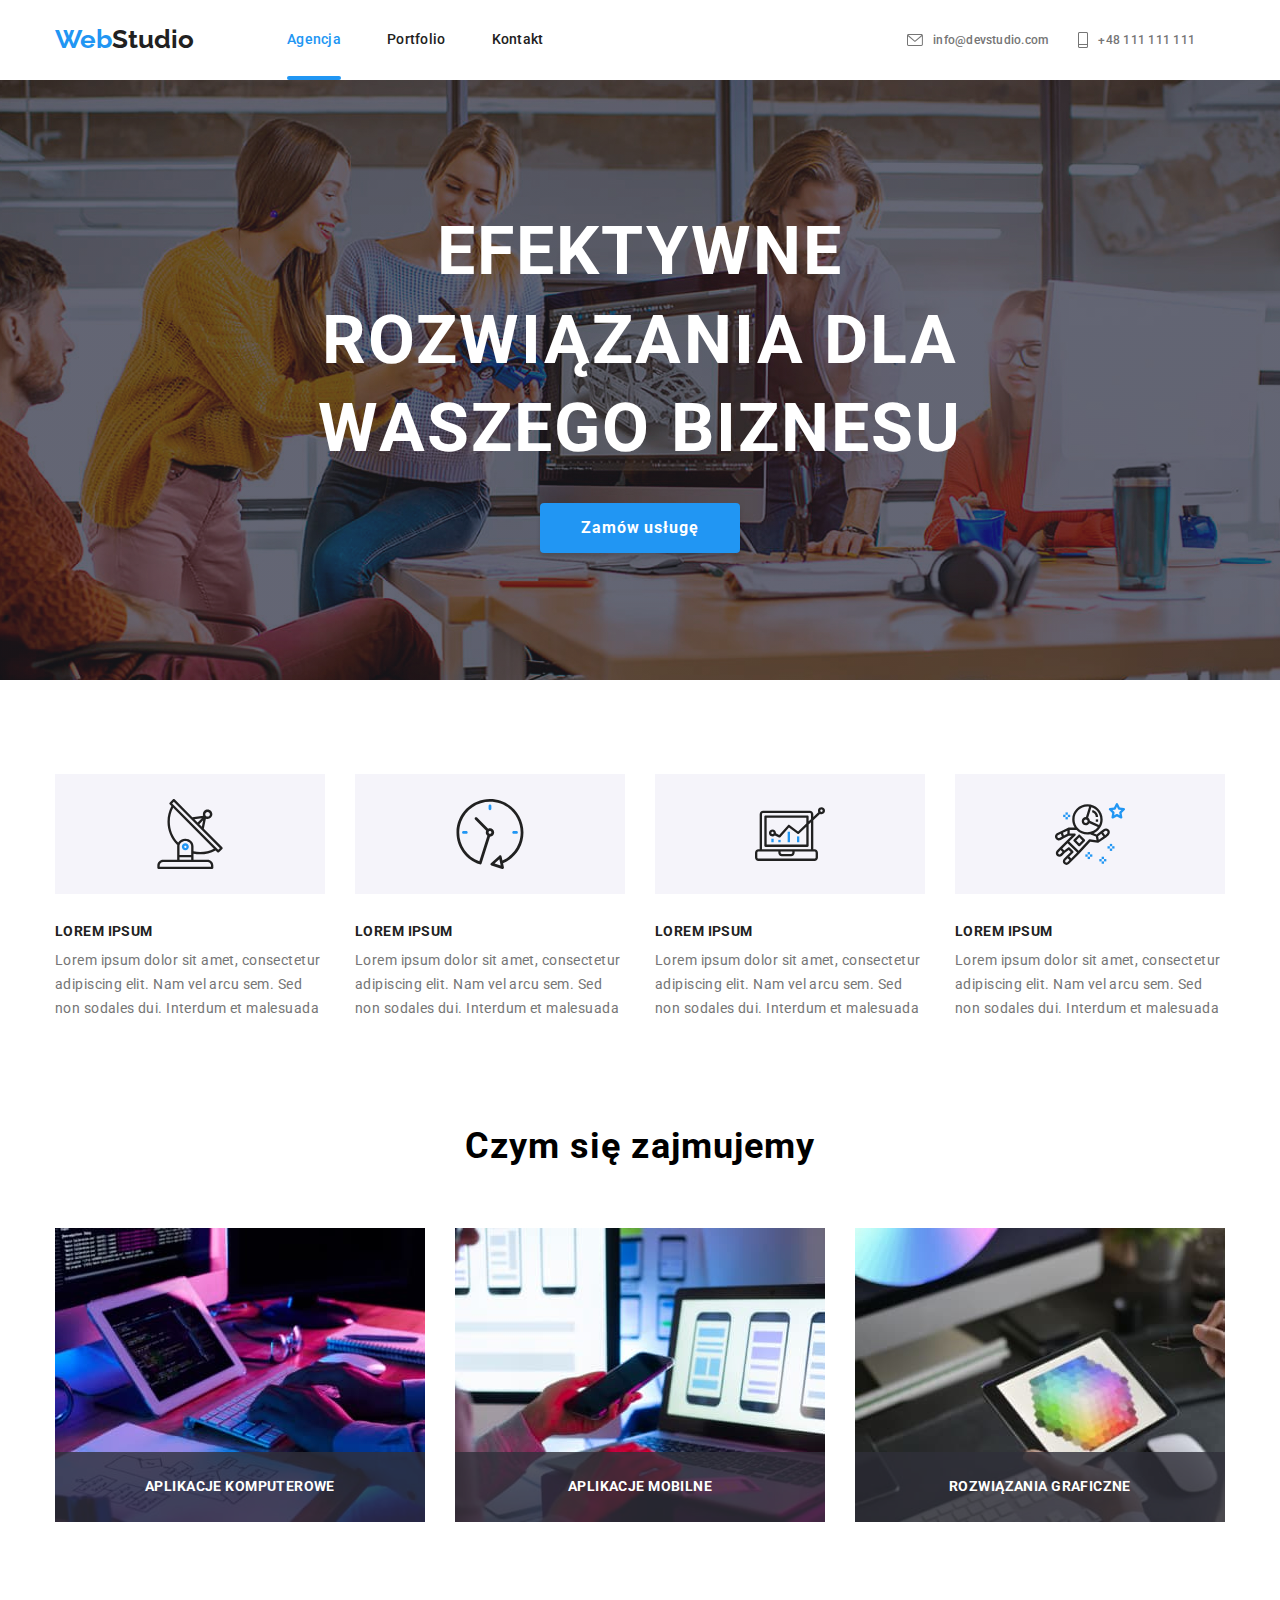
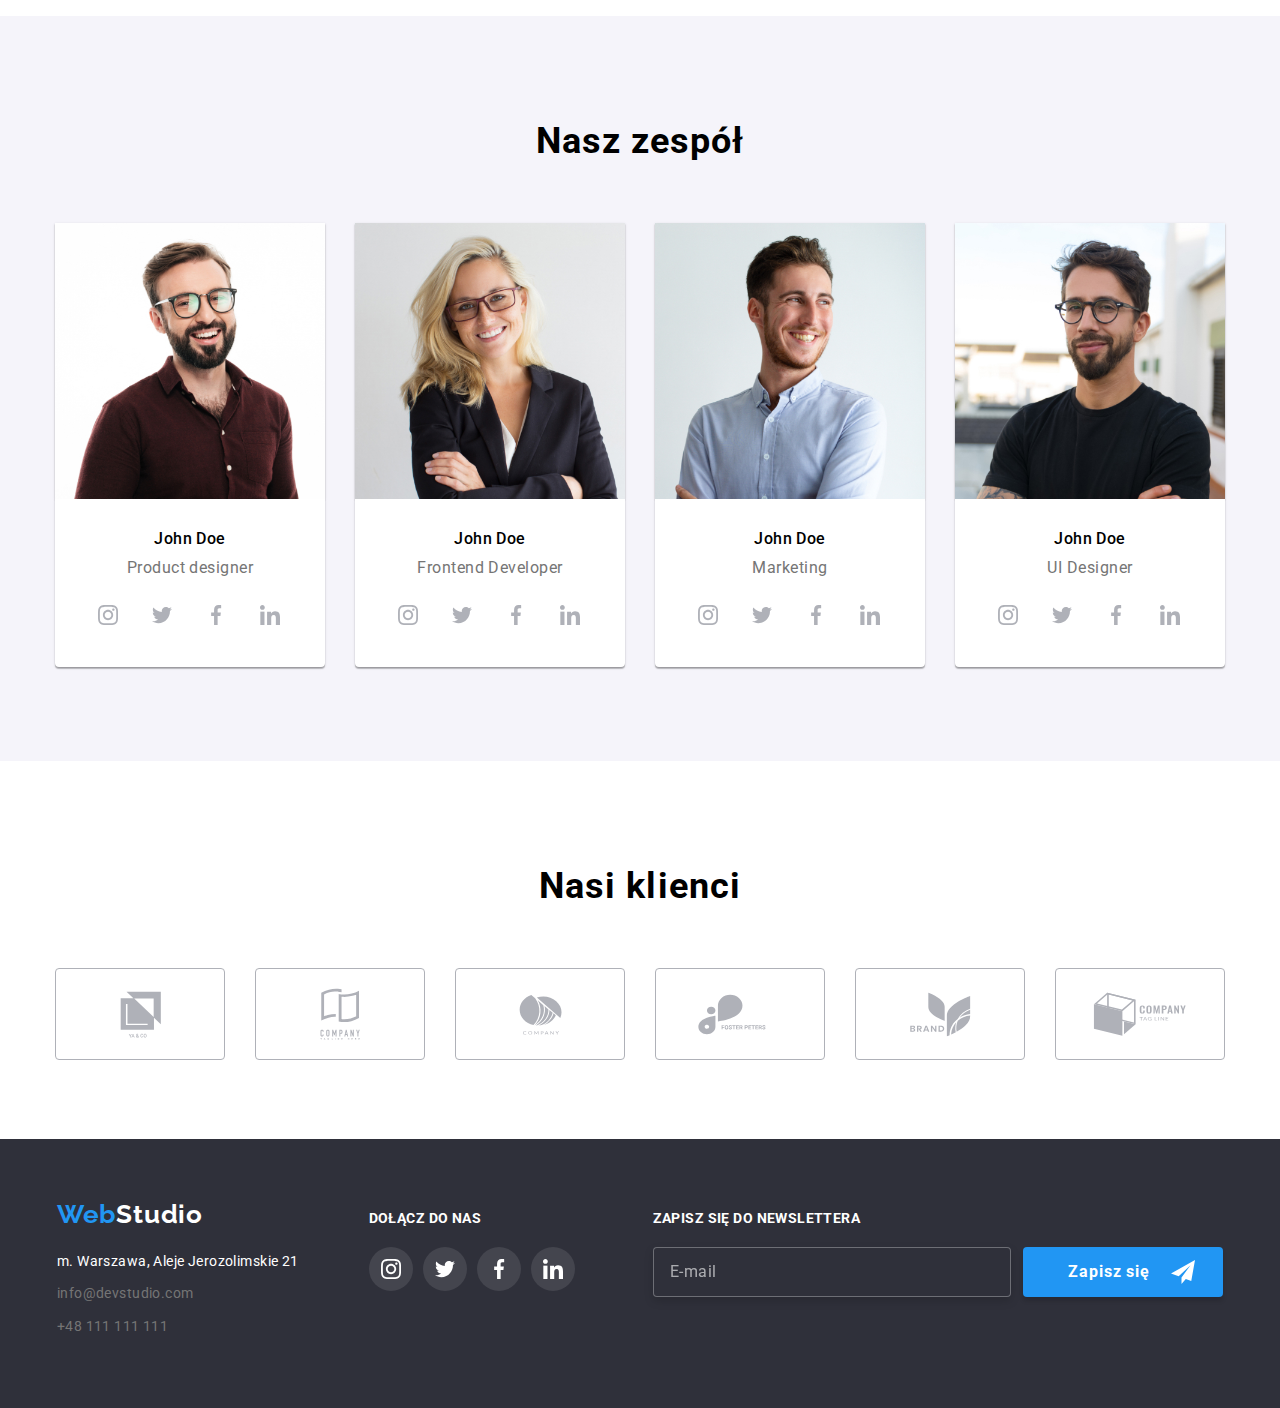
<file: index.html>
<!DOCTYPE html>
<html lang="pl">
  <head>
    <meta charset="UTF-8" />
    <meta http-equiv="X-UA-Compatible" content="IE=edge" />
    <meta name="viewport" content="width=device-width, initial-scale=1.0" />
    <title>WebStudio - efektywne rozwiązania dla Waszego biznesu</title>
    <link
      rel="stylesheet"
      href="https://cdnjs.cloudflare.com/ajax/libs/modern-normalize/1.0.0/modern-normalize.min.css"
    />
    <link rel="stylesheet" href="./css/main.min.css" />
    <link rel="preconnect" href="https://fonts.googleapis.com" />
    <link rel="preconnect" href="https://fonts.gstatic.com" crossorigin />
    <link
      href="https://fonts.googleapis.com/css2?family=Roboto:wght@400;500;700;900&display=swap"
      rel="stylesheet"
    />
    <link rel="preconnect" href="https://fonts.googleapis.com" />
    <link rel="preconnect" href="https://fonts.gstatic.com" crossorigin />
    <link
      href="https://fonts.googleapis.com/css2?family=Raleway:wght@700&display=swap"
      rel="stylesheet"
    />
  </head>

  <body>
    <header class="header">
      <div class="container">
        <p class="main-logo">
          <a class="link main-logo__up-color" href="./index.html"
            ><span class="main-logo__main-color">Web</span>Studio</a
          >
        </p>
        <button class="menu-toggle js-open-menu" aria-expanded="false" aria-controls="mobile-menu">
          <svg class="menu-toggle__icon">
            <use href="images/icons.svg#icon-mobile-menu"></use>
          </svg>
        </button>
        <nav class="navigation">
          <ul class="navigation__list">
            <li class="navigation__item">
              <a class="link link--active active-page" href="./index.html">Agencja</a>
            </li>
            <li class="navigation__item">
              <a class="link" href="./portfolio.html">Portfolio</a>
            </li>
            <li class="navigation__item">
              <a class="link" href="./kontakt.html">Kontakt</a>
            </li>
          </ul>
        </nav>
        <ul class="contact">
          <li class="contact__item">
            <a class="link contact__top" href="mailto:info@devstudio.com">
              <svg class="contact__icon contact__icon--envelope">
                <use href="images/icons.svg#icon-envelope"></use>
              </svg>
              info@devstudio.com
            </a>
          </li>
          <li class="contact__item">
            <a class="link contact__top" href="tel:48111111111">
              <svg class="contact__icon contact__icon--phone">
                <use href="images/icons.svg#icon-phone"></use>
              </svg>
              +48 111 111 111
            </a>
          </li>
        </ul>
      </div>
    </header>
    <main>
      <section class="section section--without-padding hero">
        <div class="container">
          <h1 class="hero__header">
            EFEKTYWNE ROZWIĄZANIA DLA WASZEGO BIZNESU
          </h1>
          <button class="button" type="button" data-modal-open>
            Zamów usługę
          </button>
        </div>
      </section>
      <section class="section loremipsum">
        <div class="container">
          <ul class="loremipsum__list">
            <li class="loremipsum__item">
              <div class="loremipsum__icon-item">
                <svg class="loremipsum__icon">
                  <use href="images/icons.svg#icon-antenna"></use>
                </svg>
              </div>
              <h2 class="loremipsum__header">LOREM IPSUM</h2>
              <p class="loremipsum__description">
                Lorem ipsum dolor sit amet, consectetur adipiscing elit. Nam vel
                arcu sem. Sed non sodales dui. Interdum et malesuada
              </p>
            </li>
            <li class="loremipsum__item">
              <div class="loremipsum__icon-item">
                <svg class="loremipsum__icon">
                  <use href="images/icons.svg#icon-clock"></use>
                </svg>
              </div>
              <h2 class="loremipsum__header">LOREM IPSUM</h2>
              <p class="loremipsum__description">
                Lorem ipsum dolor sit amet, consectetur adipiscing elit. Nam vel
                arcu sem. Sed non sodales dui. Interdum et malesuada
              </p>
            </li>
            <li class="loremipsum__item">
              <div class="loremipsum__icon-item">
                <svg class="loremipsum__icon">
                  <use href="images/icons.svg#icon-diagram"></use>
                </svg>
              </div>
              <h2 class="loremipsum__header">LOREM IPSUM</h2>
              <p class="loremipsum__description">
                Lorem ipsum dolor sit amet, consectetur adipiscing elit. Nam vel
                arcu sem. Sed non sodales dui. Interdum et malesuada
              </p>
            </li>
            <li class="loremipsum__item">
              <div class="loremipsum__icon-item">
                <svg class="loremipsum__icon">
                  <use href="images/icons.svg#icon-astronaut"></use>
                </svg>
              </div>
              <h2 class="loremipsum__header">LOREM IPSUM</h2>
              <p class="loremipsum__description">
                Lorem ipsum dolor sit amet, consectetur adipiscing elit. Nam vel
                arcu sem. Sed non sodales dui. Interdum et malesuada
              </p>
            </li>
          </ul>
        </div>
      </section>
      <section class="section section--without-padding services">
        <h2 class="section__header">Czym się zajmujemy</h2>
        <div class="container">
          <ul class="services__list">
            <li class="services__item">
              <img class="services services--img01"
                src="./images/img01.jpg"
                alt="Zdjęcie komputera, tabletu i klawiatury"
                width="370"
                height="294"
              />
              <div class="services__banner">APLIKACJE KOMPUTEROWE</div>
            </li>
            <li class="services__item">
              <img class="services services--img02"
                src="./images/img02.jpg"
                alt="Zdjęcie telefonu trzymanego w dłoni na tle laptopa"
                width="370"
                height="294"
              />
              <div class="services__banner">APLIKACJE MOBILNE</div>
            </li>
            <li class="services__item">
              <img class="services services--img03"
                src="./images/img03.jpg"
                alt="Zdjęcie tabletu z wyświetloną paletą kolorów"
                width="370"
                height="294"
              />
              <div class="services__banner">ROZWIĄZANIA GRAFICZNE</div>
            </li>
          </ul>
        </div>
      </section>
      <section class="section section--without-margin team">
        <div class="container">
          <h2 class="section__header">Nasz zespół</h2>
          <ul class="team__list">
            <li class="team__item">
              <picture>
                <source srcset="./images/img-team-01/img-team-01.jpg 1x, ./images/img-team-01/img-team-01.jpg 2x"
                  media="(min-width: 480px)">
                <source srcset="./images/img-team-01/img-team-01x2.jpg 1x, ./images/img-team-01/img-team-01x2.jpg 2x"
                  media="(min-width: 768px)">
                <img
                  class="team__member-photo"
                  src="./images/img-team-01/img-team-01basic.jpg"
                  alt="John Doe"/>
              </picture>
              <div class="team__description-field">
                <h3 class="team__member-name">John Doe</h3>
                <p class="team__member-job">Product designer</p>
                <ul class="social-list">
                  <li>
                    <a class="social-list__link" href="#">
                      <svg class="social-list__icon">
                        <use href="images/icons.svg#icon-instagram"></use>
                      </svg>
                    </a>
                  </li>
                  <li>
                    <a class="social-list__link" href="#">
                      <svg class="social-list__icon">
                        <use href="images/icons.svg#icon-twitter"></use>
                      </svg>
                    </a>
                  </li>
                  <li>
                    <a class="social-list__link" href="#">
                      <svg class="social-list__icon">
                        <use href="images/icons.svg#icon-facebook"></use>
                      </svg>
                    </a>
                  </li>
                  <li>
                    <a class="social-list__link" href="#">
                      <svg class="social-list__icon">
                        <use href="images/icons.svg#icon-linkedin"></use>
                      </svg>
                    </a>
                  </li>
                </ul>
              </div>
            </li>
            <li class="team__item">
             <picture>
                <source srcset="./images/img-team-02/img-team-02.jpg 1x, ./images/img-team-02/img-team-02.jpg 2x"
                  media="(min-width: 480px)">
                <source srcset="./images/img-team-02/img-team-02x2.jpg 1x, ./images/img-team-02/img-team-02x2.jpg 2x"
                  media="(min-width: 768px)">
              <img
                class="team__member-photo"
                src="./images/img-team-02/img-team-02basic.jpg"
                alt="John Doe"
              />
              </picture>
              <div class="team__description-field">
                <h3 class="team__member-name">John Doe</h3>
                <p class="team__member-job">Frontend Developer</p>
                <ul class="social-list">
                  <li>
                    <a class="social-list__link" href="#">
                      <svg class="social-list__icon">
                        <use href="images/icons.svg#icon-instagram"></use>
                      </svg>
                    </a>
                  </li>
                  <li>
                    <a class="social-list__link" href="#">
                      <svg class="social-list__icon">
                        <use href="images/icons.svg#icon-twitter"></use>
                      </svg>
                    </a>
                  </li>
                  <li>
                    <a class="social-list__link" href="#">
                      <svg class="social-list__icon">
                        <use href="images/icons.svg#icon-facebook"></use>
                      </svg>
                    </a>
                  </li>
                  <li>
                    <a class="social-list__link" href="#">
                      <svg class="social-list__icon">
                        <use href="images/icons.svg#icon-linkedin"></use>
                      </svg>
                    </a>
                  </li>
                </ul>
              </div>
            </li>
            <li class="team__item">
              <picture>
                <source srcset="./images/img-team-03/img-team-03.jpg 1x, ./images/img-team-03/img-team-03.jpg 2x"
                  media="(min-width: 480px)">
                <source srcset="./images/img-team-03/img-team-03x2.jpg 1x, ./images/img-team-03/img-team-03x2.jpg 2x"
                  media="(min-width: 768px)">
              <img
                class="team__member-photo"
                src="./images/img-team-03/img-team-03basic.jpg"
                alt="John Doe"
              />
              </picture>
              <div class="team__description-field">
                <h3 class="team__member-name">John Doe</h3>
                <p class="team__member-job">Marketing</p>
                <ul class="social-list">
                  <li>
                    <a class="social-list__link" href="#">
                      <svg class="social-list__icon">
                        <use href="images/icons.svg#icon-instagram"></use>
                      </svg>
                    </a>
                  </li>
                  <li>
                    <a class="social-list__link" href="#">
                      <svg class="social-list__icon">
                        <use href="images/icons.svg#icon-twitter"></use>
                      </svg>
                    </a>
                  </li>
                  <li>
                    <a class="social-list__link" href="#">
                      <svg class="social-list__icon">
                        <use href="images/icons.svg#icon-facebook"></use>
                      </svg>
                    </a>
                  </li>
                  <li>
                    <a class="social-list__link" href="#">
                      <svg class="social-list__icon">
                        <use href="images/icons.svg#icon-linkedin"></use>
                      </svg>
                    </a>
                  </li>
                </ul>
              </div>
            </li>
            <li class="team__item">
              <picture>
                <source srcset="./images/img-team-04/img-team-04.jpg 1x, ./images/img-team-04/img-team-04.jpg 2x"
                  media="(min-width: 480px)">
                <source srcset="./images/img-team-04/img-team-04x2.jpg 1x, ./images/img-team-04/img-team-04x2.jpg 2x"
                  media="(min-width: 768px)">
                <img class="team__member-photo" src="./images/img-team-04/img-team-04basic.jpg" alt="John Doe" />
              </picture>
              <div class="team__description-field">
                <h3 class="team__member-name">John Doe</h3>
                <p class="team__member-job">UI Designer</p>
                <ul class="social-list">
                  <li>
                    <a class="social-list__link" href="#">
                      <svg class="social-list__icon">
                        <use href="images/icons.svg#icon-instagram"></use>
                      </svg>
                    </a>
                  </li>
                  <li>
                    <a class="social-list__link" href="#">
                      <svg class="social-list__icon">
                        <use href="images/icons.svg#icon-twitter"></use>
                      </svg>
                    </a>
                  </li>
                  <li>
                    <a class="social-list__link" href="#">
                      <svg class="social-list__icon">
                        <use href="images/icons.svg#icon-facebook"></use>
                      </svg>
                    </a>
                  </li>
                  <li>
                    <a class="social-list__link" href="#">
                      <svg class="social-list__icon">
                        <use href="images/icons.svg#icon-linkedin"></use>
                      </svg>
                    </a>
                  </li>
                </ul>
        </div>
      </section>
      <section class="section customers">
        <h2 class="section__header">Nasi klienci</h2>
        <div class="container">
          <ul class="customers__list">
            <li class="customers__item link">
              <a class="customers__link" href="#">
                <svg class="customers__icon--1">
                  <use href="images/icons.svg#icon-customer1"></use>
                </svg>
              </a>
            </li>
            <li class="customers__item link">
              <a class="customers__link" href="#">
                <svg class="customers__icon--2">
                  <use href="images/icons.svg#icon-customer2"></use>
                </svg>
              </a>
            </li>

            <li class="customers__item link">
              <a class="customers__link" href="#">
                <svg class="customers__icon--3">
                  <use href="images/icons.svg#icon-customer3"></use>
                </svg>
              </a>
            </li>

            <li class="customers__item link">
              <a class="customers__link" href="#">
                <svg class="customers__icon--4">
                  <use href="images/icons.svg#icon-customer4"></use>
                </svg>
              </a>
            </li>

            <li class="customers__item link">
              <a class="customers__link" href="#">
                <svg class="customers__icon--5">
                  <use href="images/icons.svg#icon-customer5"></use>
                </svg>
              </a>
            </li>

            <li class="customers__item link">
              <a class="customers__link" href="#">
                <svg class="customers__icon--6">
                  <use href="images/icons.svg#icon-customer6"></use>
                </svg>
              </a>
            </li>
          </ul>
        </div>
      </section>
    </main>
    <footer class="footer">
      <div class="container">
        <address class="address address--style">
          <ul class="footer__list">
            <li>
              <p class="main-logo__in-footer">
                <a class="link main-logo__down-color" href="./index.html">
                  <span class="main-logo__main-color">Web</span>Studio</a>
              </p>
            </li>
            <li class="address address--color">m. Warszawa, Aleje Jerozolimskie 21</li>
            <li>
              <a class="link footer__contact" href="mailto:info@devstudio.com">info@devstudio.com</a>
            </li>
            <li>
              <a class="link footer__contact" href="tel:48111111111">+48 111 111 111</a>
            </li>
          </ul>
        </address>
        <div class="social-list social-list--in-footer">
          <h2 class="social-list__footer-header">DOŁĄCZ DO NAS</h2>
          <ul class="social-list__footer-list">
            <li class="social-list__footer-item link">
              <a class="social-list__footer-link" href="#">
                <svg class="social-list__icon">
                  <use href="images/icons.svg#icon-instagram"></use>
                </svg>
              </a>
            </li>
            <li class="social-list__footer-item link">
              <a class="social-list__footer-link" href="#">
                <svg class="social-list__icon">
                  <use href="images/icons.svg#icon-twitter"></use>
                </svg>
              </a>
            </li>
            <li class="social-list__footer-item link">
              <a class="social-list__footer-link" href="#">
                <svg class="social-list__icon">
                  <use href="images/icons.svg#icon-facebook"></use>
                </svg>
              </a>
            </li>
            <li class="social-list__footer-item link">
              <a class="social-list__footer-link" href="#">
                <svg class="social-list__icon">
                  <use href="images/icons.svg#icon-linkedin"></use>
                </svg>
              </a>
            </li>
          </ul>
        </div>
        <div class="newsletter-form">
          <h2 class="newsletter-form__header">ZAPISZ SIĘ DO NEWSLETTERA</h2>
          <form name="newsletter-form">
            <label class="newsletter-form__label">
              <input type="email" name="email" class="newsletter-form__email" placeholder="E-mail" />
            </label>
            <button type="submit" class="button button--newsletter">Zapisz się
              <svg class="newsletter-form__icon">
                <use href="images/icons.svg#icon-icon-send"></use>
              </svg>
            </button>
          </form>
        </div>
      </div>
    </footer>
    <div class="backdrop is-hidden" data-modal>
      <div class="modal-window">
        <form name="contact-form">
          <h3 class="modal-window__header">Zostaw swoje dane w formularzu poniżej</h3>
          <label class="modal-window__form">
            <p class="modal-window__item">Imię</p>
            <input class="modal-window__item-box" type="text" name="name" />
            <svg class="modal-window__icon">
              <use href="images/icons.svg#icon-mw-person"></use>
            </svg>
          </label>
          <label class="modal-window__form">
            <p class="modal-window__item">Telefon</p>
            <input class="modal-window__item-box" type="tel" name="phone-number" />
            <svg class="modal-window__icon">
              <use href="images/icons.svg#icon-mw-phone"></use>
            </svg>
          </label>
          <label class="modal-window__form">
            <p class="modal-window__item">Email</p>
            <input class="modal-window__item-box" type="email" name="email" />
            <svg class="modal-window__icon">
              <use href="images/icons.svg#icon-mw-email"></use>
            </svg>
          </label>
          <label class="modal-window__form">
            <p class="modal-window__item">Komentarz</p>
            <textarea
              name="feedback"
              rows="5"
              placeholder="Wprowadź tekst"
              class="modal-window__item-feedback"
            ></textarea>
          </label>
          <label class="modal-window__form">
            <input
              class="last-label-checkbox visually-hidden"
              type="checkbox"
              name="terms=acceptance"
            />
            <p class="before-checkbox modal-window__checkbox space-right">
              Oświadczam, iż akceptuję
              <a href="#" class="link link--active"> Regulamin</a> i
              <a href="#" class="link link--active">Politykę Prywatności.</a>
            </p>
          </label>
          <div class="modal-window__button">
            <button type="submit" class="button button--modal-window">Wyślij</button>
          </div>
        </form>
        <button type="button" class="close-btn" data-modal-close>
          <svg class="close-btn__icon">
            <use href="images/icons.svg#icon-close-black"></use>
          </svg>
        </button>
      </div>
    </div>
    <script src="./js/modal.js"></script>


    <div class="menu-container js-menu-container" id="mobile-menu">
      <button class="menu-toggle js-close-menu">
        <svg class="close-btn__mobile-icon">
          <use href="images/icons.svg#icon-close-black"></use>
        </svg>
      </button>
      <ul class="mobile-navigation">
            <li class="mobile-navigation__item">
              <a class="link link--active active-page" href="./index.html">Agencja</a>
            </li>
            <li class="mobile-navigation__item">
              <a class="link" href="./portfolio.html">Portfolio</a>
            </li>
            <li class="mobile-navigation__item">
              <a class="link" href="./kontakt.html">Kontakt</a>
            </li>
      </ul>
      <ul>
            <li class="mobile-navigation__phone">
              <a class="link link--webstudio-color" href="tel:48111111111">
                +48 111 111 111
              </a>
            </li>
            <li class="mobile-navigation__email">
              <a class="link link--contact-color" href="mailto:info@devstudio.com">
                info@devstudio.com
              </a>
            </li>
      </ul>
      <div>
        <ul class="social-list__mobile-social-media-list">
          <li class="social-list__mobile-social-media-item social-list__mobile-social-media-border">
            <a class="link link--webstudio-color" href="#">
              Instagram
            </a>
          </li>
          <li class="social-list__mobile-social-media-item social-list__mobile-social-media-border">
            <a class="link link--webstudio-color" href="#">
              Twitter
            </a>
          </li>
          <li class="social-list__mobile-social-media-item social-list__mobile-social-media-border">
            <a class="link link--webstudio-color" href="#">
              Facebook
            </a>
          </li>
          <li class="social-list__mobile-social-media-item">
            <a class="link link--webstudio-color" href="#">
              LinkedIn
            </a>
          </li>
        </ul>
      </div>
    </div>
    <script defer src="./js/mobile-menu.js"></script>
  </body>
</html>
</file>
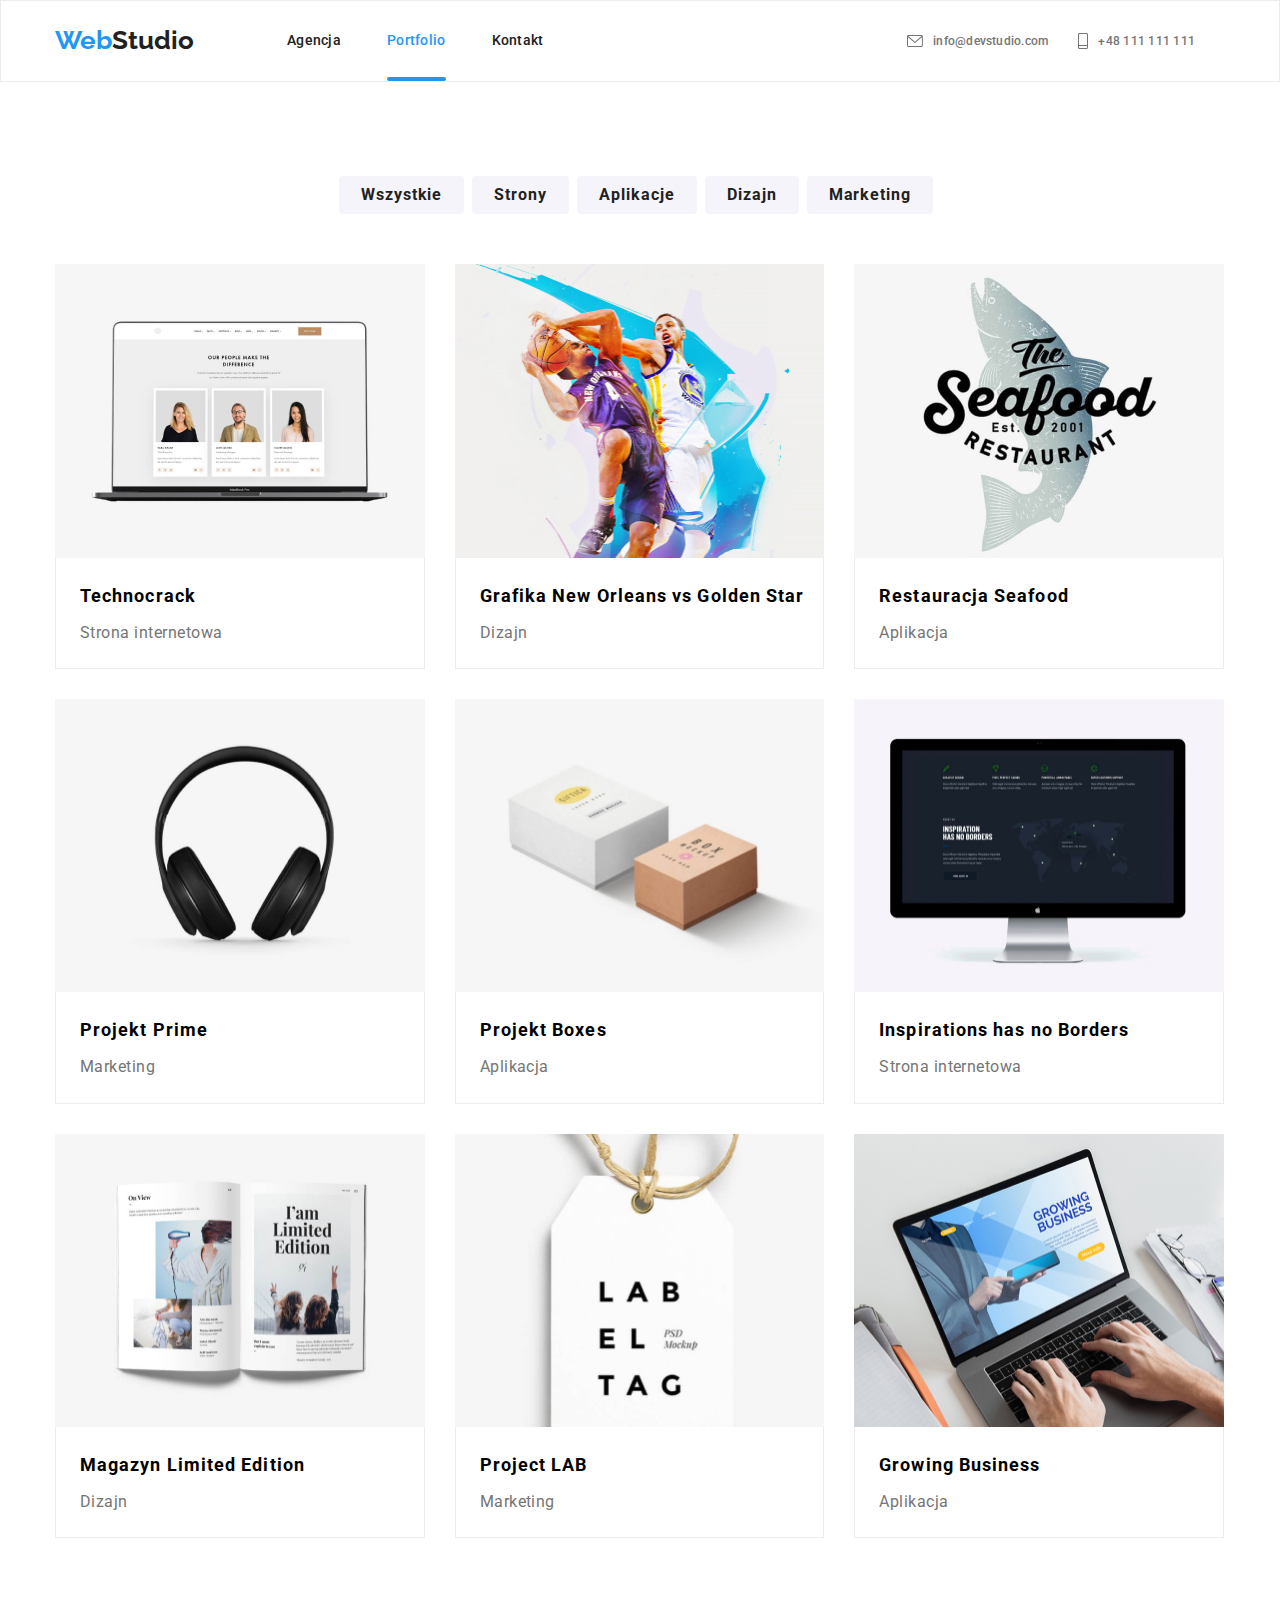
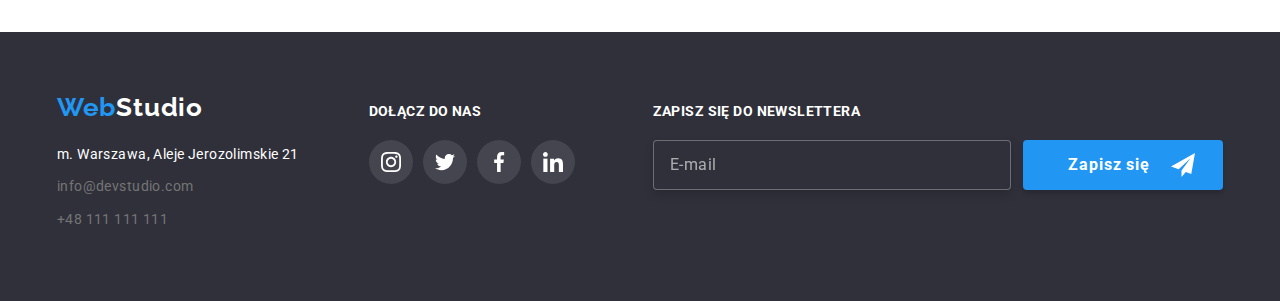
<file: portfolio.html>
<!DOCTYPE html>
<html lang="pl">
  <head>
    <meta charset="UTF-8" />
    <meta http-equiv="X-UA-Compatible" content="IE=edge" />
    <meta name="viewport" content="width=device-width, initial-scale=1.0" />
    <title>WebStudio - efektywne rozwiązania dla Waszego biznesu</title>
    <link
      rel="stylesheet"
      href="https://cdnjs.cloudflare.com/ajax/libs/modern-normalize/1.0.0/modern-normalize.min.css"
    />
    <link rel="stylesheet" href="./css/main.min.css" />
    <link rel="preconnect" href="https://fonts.googleapis.com" />
    <link rel="preconnect" href="https://fonts.gstatic.com" crossorigin />
    <link
      href="https://fonts.googleapis.com/css2?family=Roboto:wght@400;500;700;900&display=swap"
      rel="stylesheet"
    />
    <link rel="preconnect" href="https://fonts.googleapis.com">
    <link rel="preconnect" href="https://fonts.gstatic.com" crossorigin>
    <link href="https://fonts.googleapis.com/css2?family=Raleway:wght@700&display=swap" rel="stylesheet">
  </head>

  <body>
    <header class="header header-border">
      <div class="container">
        <p class="main-logo"><a class="link main-logo__up-color" href="./index.html"><span class="main-logo__main-color">Web</span>Studio</a></p>
        <button class="menu-toggle js-open-menu" aria-expanded="false" aria-controls="mobile-menu">
          <svg class="menu-toggle__icon">
            <use href="images/icons.svg#icon-mobile-menu"></use>
          </svg>
        </button>
        <nav class="navigation">
          <ul class="navigation__list">
            <li class="navigation__item">
              <a class="link" href="./index.html">Agencja</a></li>
            <li class="navigation__item">
              <a class="link link--active active-page" href="./portfolio.html">Portfolio</a></li>
            <li class="navigation__item">
              <a class="link" href="./kontakt.html">Kontakt</a></li>
          </ul>
        </nav>
        <ul class="contact">
          <li class="contact__item">
            <a class="link contact__top" href="mailto:info@devstudio.com">
              <svg class="contact__icon contact__icon--envelope">
                <use href="images/icons.svg#icon-envelope"></use>
              </svg>
              info@devstudio.com
            </a>
          </li>
          <li class="contact__item">
            <a class="link contact__top" href="tel:48111111111">
              <svg class="contact__icon contact__icon--phone">
                <use href="images/icons.svg#icon-phone"></use>
              </svg>
              +48 111 111 111
            </a>
          </li>
        </ul>
      </div>
    </header>
    <main>
      <section class="section section">
        <div class="container">
          <div class="button__portfolio">
          <ul class="button__portfolio-list">
        <li><button type="button" class="pointer button button--filters">Wszystkie</button></li>
        <li><button type="button" class="pointer button button--filters">Strony</button></li>
        <li><button type="button" class="pointer button button--filters">Aplikacje</button></li>
        <li><button type="button" class="pointer button button--filters">Dizajn</button></li>
        <li><button type="button" class="pointer button button--filters">Marketing</button></li>
          </ul>
        </div>
      </div>
      <div class="pic-box">
        <div class="container">
        <ul class="pics">
          <li class="pics__item">
            <div class="box">
            <picture>
                <source srcset="./images/img-box-01/img-box-01.jpg 1x, ./images/img-box-01/img-box-01.jpg 2x"
                  media="(min-width: 480px)">
                <source srcset="./images/img-box-01/img-box-01x2.jpg 1x, ./images/img-box-01/img-box-01x2.jpg 2x"
                  media="(min-width: 768px)">
            <img class="pics__img"
              src="./images/img-box-01/img-box-01basic.jpg"
              alt="pic1"
            />
            </picture>
            <div class="overlay">
              <p class="pics__info">Technocrack jest popularną platformą wykorzystywaną do rozpowszechniania koronawirusa. Firmy wykorzystują tę platformę do celów szpiegowskich i ataków na niezabezpieczone serwery konkurencji</p>
            </div>
            <div class="pics__description-field">
            <h2 class="pics__description-title">Technocrack</h2>
            <p class="pics__description-text">Strona internetowa</p>
            </div>
            </div>
          </li>
          <li class="pics__item">
            <div class="box">
            <picture>
                <source srcset="./images/img-box-02/img-box-02.jpg 1x, ./images/img-box-02/img-box-02.jpg 2x"
                  media="(min-width: 480px)">
                <source srcset="./images/img-box-02/img-box-02x2.jpg 1x, ./images/img-box-02/img-box-02x2.jpg 2x"
                  media="(min-width: 768px)">
            <img class="pics__img"
              src="./images/img-box-02/img-box-02basic.jpg"
              alt="pic1"
            />
            </picture>
            <div class="overlay">
              <p class="pics__info">Technocrack jest popularną platformą wykorzystywaną do rozpowszechniania koronawirusa. Firmy wykorzystują tę platformę do celów szpiegowskich i ataków na niezabezpieczone serwery konkurencji</p>
            </div>
            <div class="pics__description-field">
            <h2 class="pics__description-title">Grafika New Orleans vs Golden Star</h2>
            <p class="pics__description-text">Dizajn</p>
            </div>
            </div>
          </li>
          <li class="pics__item">
            <div class="box">
            <picture>
                <source srcset="./images/img-box-03/img-box-03.jpg 1x, ./images/img-box-03/img-box-03.jpg 2x"
                  media="(min-width: 480px)">
                <source srcset="./images/img-box-03/img-box-03x2.jpg 1x, ./images/img-box-03/img-box-03x2.jpg 2x"
                  media="(min-width: 768px)">
            <img class="pics__img"
              src="./images/img-box-03/img-box-03basic.jpg"
              alt="pic1"
            />
            </picture>
            <div class="overlay">
              <p class="pics__info">Technocrack jest popularną platformą wykorzystywaną do rozpowszechniania koronawirusa. Firmy wykorzystują tę platformę do celów szpiegowskich i ataków na niezabezpieczone serwery konkurencji</p>
            </div>
            <div class="pics__description-field">
            <h2 class="pics__description-title">Restauracja Seafood</h2>
            <p class="pics__description-text">Aplikacja</p>
            </div>
            </div>
          </li>
          <li class="pics__item">
            <div class="box">
            <picture>
                <source srcset="./images/img-box-04/img-box-04.jpg 1x, ./images/img-box-04/img-box-04.jpg 2x"
                  media="(min-width: 480px)">
                <source srcset="./images/img-box-04/img-box-04x2.jpg 1x, ./images/img-box-04/img-box-04x2.jpg 2x"
                  media="(min-width: 768px)">
            <img class="pics__img"
              src="./images/img-box-04/img-box-04basic.jpg"
              alt="pic1"
            />
            </picture>
            <div class="overlay">
              <p class="pics__info">Technocrack jest popularną platformą wykorzystywaną do rozpowszechniania koronawirusa. Firmy wykorzystują tę platformę do celów szpiegowskich i ataków na niezabezpieczone serwery konkurencji</p>
            </div>
            <div class="pics__description-field">
            <h2 class="pics__description-title">Projekt Prime</h2>
            <p class="pics__description-text">Marketing</p>
            </div>
            </div>
          </li>
          <li class="pics__item">
            <div class="box">
            <picture>
                <source srcset="./images/img-box-05/img-box-05.jpg 1x, ./images/img-box-05/img-box-05.jpg 2x"
                  media="(min-width: 480px)">
                <source srcset="./images/img-box-05/img-box-05x2.jpg 1x, ./images/img-box-05/img-box-05x2.jpg 2x"
                  media="(min-width: 768px)">
            <img class="pics__img"
              src="./images/img-box-05/img-box-05basic.jpg"
              alt="pic1"
            />
            </picture>
            <div class="overlay">
              <p class="pics__info">Technocrack jest popularną platformą wykorzystywaną do rozpowszechniania koronawirusa. Firmy wykorzystują tę platformę do celów szpiegowskich i ataków na niezabezpieczone serwery konkurencji</p>
            </div>
            <div class="pics__description-field">
            <h2 class="pics__description-title">Projekt Boxes</h2>
            <p class="pics__description-text">Aplikacja</p>
            </div>
            </div>
          </li>
          <li class="pics__item">
            <div class="box">
            <picture>
                <source srcset="./images/img-box-06/img-box-06.jpg 1x, ./images/img-box-06/img-box-06.jpg 2x"
                  media="(min-width: 480px)">
                <source srcset="./images/img-box-06/img-box-06x2.jpg 1x, ./images/img-box-06/img-box-06x2.jpg 2x"
                  media="(min-width: 768px)">
            <img class="pics__img"
              src="./images/img-box-06/img-box-06basic.jpg"
              alt="pic1"
            />
            </picture>
            <div class="overlay">
              <p class="pics__info">Technocrack jest popularną platformą wykorzystywaną do rozpowszechniania koronawirusa. Firmy wykorzystują tę platformę do celów szpiegowskich i ataków na niezabezpieczone serwery konkurencji</p>
            </div>
            <div class="pics__description-field">
            <h2 class="pics__description-title">Inspirations has no Borders</h2>
            <p class="pics__description-text">Strona internetowa</p>
            </div>
            </div>
          </li>
          <li class="pics__item">
            <div class="box">
            <picture>
                <source srcset="./images/img-box-07/img-box-07.jpg 1x, ./images/img-box-07/img-box-07.jpg 2x"
                  media="(min-width: 480px)">
                <source srcset="./images/img-box-07/img-box-07x2.jpg 1x, ./images/img-box-07/img-box-07x2.jpg 2x"
                  media="(min-width: 768px)">
            <img class="pics__img"
              src="./images/img-box-07/img-box-07basic.jpg"
              alt="pic1"
            />
            </picture>
            <div class="overlay">
              <p class="pics__info">Technocrack jest popularną platformą wykorzystywaną do rozpowszechniania koronawirusa. Firmy wykorzystują tę platformę do celów szpiegowskich i ataków na niezabezpieczone serwery konkurencji</p>
            </div>
            <div class="pics__description-field">
            <h2 class="pics__description-title">Magazyn Limited Edition</h2>
            <p class="pics__description-text">Dizajn</p>
            </div>
            </div>
          </li>
          <li class="pics__item">
            <div class="box">
            <picture>
                <source srcset="./images/img-box-08/img-box-08.jpg 1x, ./images/img-box-08/img-box-08.jpg 2x"
                  media="(min-width: 480px)">
                <source srcset="./images/img-box-08/img-box-08x2.jpg 1x, ./images/img-box-08/img-box-08x2.jpg 2x"
                  media="(min-width: 768px)">
            <img class="pics__img"
              src="./images/img-box-08/img-box-08basic.jpg"
              alt="pic1"
            />
            </picture>
            <div class="overlay">
              <p class="pics__info">Technocrack jest popularną platformą wykorzystywaną do rozpowszechniania koronawirusa. Firmy wykorzystują tę platformę do celów szpiegowskich i ataków na niezabezpieczone serwery konkurencji</p>
            </div>
            <div class="pics__description-field">
            <h2 class="pics__description-title">Project LAB</h2>
            <p class="pics__description-text">Marketing</p>
            </div>
            </div>
          </li>
          <li class="pics__item">
            <div class="box">
            <picture>
                <source srcset="./images/img-box-09/img-box-09.jpg 1x, ./images/img-box-09/img-box-09.jpg 2x"
                  media="(min-width: 480px)">
                <source srcset="./images/img-box-09/img-box-09x2.jpg 1x, ./images/img-box-09/img-box-09x2.jpg 2x"
                  media="(min-width: 768px)">
            <img class="pics__img"
              src="./images/img-box-09/img-box-09basic.jpg"
              alt="pic1"
            />
            </picture>
            <div class="overlay">
              <p class="pics__info">Technocrack jest popularną platformą wykorzystywaną do rozpowszechniania koronawirusa. Firmy wykorzystują tę platformę do celów szpiegowskich i ataków na niezabezpieczone serwery konkurencji</p>
            </div>
            <div class="pics__description-field">
            <h2 class="pics__description-title">Growing Business</h2>
            <p class="pics__description-text">Aplikacja</p>
            </div>
            </div>
          </li>
        </ul>
        </div>
      </section>
    </main>
    <footer class="footer">
      <div class="container">
        <address class="address address--style">
          <ul class="footer__list">
            <li>
              <p class="main-logo__in-footer">
                <a class="link main-logo__down-color" href="./index.html">
                  <span class="main-logo__main-color">Web</span>Studio</a
                >
              </p>
            </li>
            <li class="address address--color">m. Warszawa, Aleje Jerozolimskie 21</li>
            <li>
              <a class="link footer__contact" href="mailto:info@devstudio.com"
                >info@devstudio.com</a
              >
            </li>
            <li>
              <a class="link footer__contact" href="tel:48111111111"
                >+48 111 111 111</a
              >
            </li>
          </ul>
        </address>
        <div class="social-list social-list--in-footer">
          <h2 class="social-list__footer-header">DOŁĄCZ DO NAS</h2>
          <ul class="social-list__footer-list">
            <li class="social-list__footer-item link">
              <a class="social-list__footer-link" href="#">
                <svg class="social-list__icon">
                  <use href="images/icons.svg#icon-instagram"></use>
                </svg>
              </a>
            </li>
            <li class="social-list__footer-item link">
              <a class="social-list__footer-link" href="#">
                <svg class="social-list__icon">
                  <use href="images/icons.svg#icon-twitter"></use>
                </svg>
              </a>
            </li>
            <li class="social-list__footer-item link">
              <a class="social-list__footer-link" href="#">
                <svg class="social-list__icon">
                  <use href="images/icons.svg#icon-facebook"></use>
                </svg>
              </a>
            </li>
            <li class="social-list__footer-item link">
              <a class="social-list__footer-link" href="#">
                <svg class="social-list__icon">
                  <use href="images/icons.svg#icon-linkedin"></use>
                </svg>
              </a>
            </li>
          </ul>
        </div>
        <div>
          <h2 class="newsletter-form__header">ZAPISZ SIĘ DO NEWSLETTERA</h2>
          <form name="newsletter-form">
            <label class="newsletter-form__label">
            <input type="email" name="email" class="newsletter-form__email" placeholder="E-mail" />
            </label>
            <button type="submit" class="button button--newsletter">Zapisz się
            <svg class="newsletter-form__icon">
              <use href="images/icons.svg#icon-icon-send"></use>
            </svg>
            </button>
          </form>         
        </div>
      </div>
    </footer>
    <div class="menu-container js-menu-container" id="mobile-menu">
      <button class="menu-toggle js-close-menu">
        <svg class="close-btn__mobile-icon">
          <use href="images/icons.svg#icon-close-black"></use>
        </svg>
      </button>
      <ul class="mobile-navigation">
        <li class="mobile-navigation__item">
          <a class="link" href="./index.html">Agencja</a>
        </li>
        <li class="mobile-navigation__item">
          <a class="link link--active active-page" href="./portfolio.html">Portfolio</a>
        </li>
        <li class="mobile-navigation__item">
          <a class="link" href="./kontakt.html">Kontakt</a>
        </li>
      </ul>
      <ul>
        <li class="mobile-navigation__phone">
          <a class="link link--webstudio-color" href="tel:48111111111">
            +48 111 111 111
          </a>
        </li>
        <li class="mobile-navigation__email">
          <a class="link link--contact-color" href="mailto:info@devstudio.com">
            info@devstudio.com
          </a>
        </li>
      </ul>
      <div>
        <ul class="social-list__mobile-social-media-list">
          <li class="social-list__mobile-social-media-item social-list__mobile-social-media-border">
            <a class="link link--webstudio-color" href="#">
              Instagram
            </a>
          </li>
          <li class="social-list__mobile-social-media-item social-list__mobile-social-media-border">
            <a class="link link--webstudio-color" href="#">
              Twitter
            </a>
          </li>
          <li class="social-list__mobile-social-media-item social-list__mobile-social-media-border">
            <a class="link link--webstudio-color" href="#">
              Facebook
            </a>
          </li>
          <li class="social-list__mobile-social-media-item">
            <a class="link link--webstudio-color" href="#">
              LinkedIn
            </a>
          </li>
        </ul>
      </div>
    </div>
    <script defer src="./js/mobile-menu.js"></script>
  </body>
</html>
</file>
<file: css/main.min.css>
:root{--text-color: #212121;--contact-color: #757575;--webstudio-color: #2196F3;--background-color: #2F303A;--social-media-color: #AFB1B8;--loremipsum-icon-color: #F5F4FA}.visually-hidden{appearance:none}body{font-family:"Roboto",sans-serif;color:#000;font-size:14px;line-height:1.5}h1,h2,h3,h4,h5,h6{margin:0}ul,ol{margin:0;padding:0;list-style:none}p{padding:0;margin:0}p.space-right{margin-right:5px}img{display:block}.link{text-decoration:none;transition-duration:250ms;transition-timing-function:cubic-bezier(0.4, 0, 0.2, 1);transition-property:color;color:var(--text-color)}.link--webstudio-color{color:var(--webstudio-color)}.link--contact-color{color:var(--contact-color)}.link:hover,.link:focus{color:var(--webstudio-color);cursor:pointer;transition-duration:250ms;transition-timing-function:cubic-bezier(0.4, 0, 0.2, 1);transition-property:color}.link::selection{color:var(--webstudio-color)}.link--active{color:var(--webstudio-color)}.address--color{color:#fff;margin-bottom:8px}.address--style{font-style:normal}.container{max-width:100%;padding:0 15px}.header .container{display:flex;align-items:center;justify-content:space-between;margin-top:16px;margin-bottom:16px}.hero .container{display:flex;align-items:center;justify-content:center;flex-direction:column;font-family:"Roboto";font-style:normal;font-weight:900;font-size:18px;height:400px;line-height:1.7;text-align:center;letter-spacing:.06em;text-transform:uppercase;color:#fff;padding:0 42px}.loremipsum .container{display:flex;font-size:14px}.customers-section .container{display:flex;flex-wrap:wrap;align-items:center;text-align:center;width:100%}.footer .container{display:block;padding-top:60px;padding-bottom:60px;background-color:#2f303a;font-family:Roboto;font-size:14px;font-weight:400;line-height:1.7;letter-spacing:.03em;text-align:center}.pic-box .container{display:block}@media screen and (min-width: 768px){.header .container{display:flex;align-items:center;margin-top:26px;margin-bottom:26px}.hero .container{display:flex;align-items:center;justify-content:center;flex-direction:column;font-family:"Roboto";font-style:normal;font-weight:900;font-size:18px;height:400px;line-height:1.7;text-align:center;letter-spacing:.06em;text-transform:uppercase;color:#fff;padding:0 187px}.footer .container{display:flex;flex-wrap:wrap;justify-content:center}}@media screen and (min-width: 1200px){.container{max-width:1200px;width:100%;margin:0 auto}.header .container{margin-top:0;margin-bottom:0;height:80px}.hero .container{font-size:34px;height:600px;line-height:1.3}.services .container{display:flex;align-items:center;padding-bottom:94px}.pic-box .container{display:flex;justify-content:space-evenly}.footer .container{flex-wrap:nowrap;padding-top:60px;padding-bottom:60px;background-color:#2f303a;font-family:Roboto;font-size:14px;font-weight:400;line-height:1.7;letter-spacing:.03em;text-align:left}}.section{margin-bottom:60px}.section__header{align-items:center;justify-content:center;padding-top:60px;margin-bottom:30px;font-family:"Roboto";font-style:normal;font-weight:700;font-size:28px;line-height:1.2;text-align:center;letter-spacing:.03em}.section--without-padding{padding-top:0;padding-bottom:0}.section--without-margin{margin-bottom:0}@media screen and (min-width: 1200px){.section{margin-bottom:0;padding:94px 0}.section__header{padding-top:0;margin-bottom:50px;font-size:36px;line-height:1.75}.section--without-padding{padding:0}}.backdrop{position:fixed;left:0;top:0;width:100%;height:100%;background-color:rgba(0,0,0,.1);transition-duration:250ms;transition-timing-function:cubic-bezier(0.4, 0, 0.2, 1);transition-property:opacity,visibility}.is-hidden{opacity:0;visibility:hidden;pointer-events:none}.button{display:flex;align-items:center;justify-content:center;background:#2196f3;color:#fff;height:50px;width:200px;font-family:"Roboto";font-style:normal;font-weight:700;font-size:16px;line-height:1.88;letter-spacing:.06em;border-radius:4px;border:none;box-shadow:0px 4px 4px rgba(0,0,0,.15);transition-duration:250ms;transition-timing-function:cubic-bezier(0.4, 0, 0.2, 1);transition-property:opacity;position:relative}.button:hover,.button:focus{opacity:.75;cursor:pointer;transition-duration:250ms;transition-timing-function:cubic-bezier(0.4, 0, 0.2, 1);transition-property:opacity}.button__portfolio{display:flex;align-items:center;align-self:center;justify-content:center;padding-bottom:25px}.button__portfolio-list{display:flex;flex-wrap:wrap}.button--filters{height:38px;width:auto;padding:6px 22px;background:#f5f4fa;color:#212121;box-shadow:none;margin-right:8px;margin-bottom:15px}.button--filters:hover,.button--filters:focus{background-color:#2196f3;color:#fff;cursor:pointer;filter:drop-shadow(0px 4px 4px rgba(0, 0, 0, 0.25));transition-duration:250ms;transition-timing-function:cubic-bezier(0.4, 0, 0.2, 1);transition-property:color,filter,background-color}.button--newsletter{display:inline;padding-right:34px}.button--modal-window{align-self:center}@media screen and (min-width: 768px){.button__portfolio{padding-bottom:15px}.button__portfolio-list{flex-wrap:nowrap;margin-right:0}}@media screen and (min-width: 1200px){.button__portfolio{padding-bottom:50px}.button__portfolio-list{flex-wrap:nowrap}.button--filters{margin-bottom:0}}.contact{display:none}@media screen and (min-width: 768px){.contact{display:flex;flex-direction:column}.contact__top{display:flex;justify-content:flex-start;align-items:center;color:var(--contact-color);font-weight:500;font-size:12px;line-height:1.2;letter-spacing:.02em}.contact__top:not(:last-child){margin-right:46px}.contact__bottom{display:flex;color:var(--contact-color)}.contact__item{transition-duration:250ms;transition-timing-function:cubic-bezier(0.4, 0, 0.2, 1);transition-property:color,fill}.contact__item:hover svg,.contact__item:focus svg{color:var(--webstudio-color);fill:var(--webstudio-color);transition-duration:250ms;transition-timing-function:cubic-bezier(0.4, 0, 0.2, 1);transition-property:color,fill}.contact__icon{transition-duration:250ms;transition-timing-function:cubic-bezier(0.4, 0, 0.2, 1);transition-property:color,fill;fill:var(--contact-color)}.contact__icon--envelope{width:14px;height:10px;margin-right:8px;transition-duration:250ms;transition-timing-function:cubic-bezier(0.4, 0, 0.2, 1);transition-property:color,fill}.contact__icon--phone{width:10px;height:14px;margin-right:8px;transition-duration:250ms;transition-timing-function:cubic-bezier(0.4, 0, 0.2, 1);transition-property:color,fill}.contact__icon:hover svg,.contact__icon:focus svg{color:var(--webstudio-color);fill:var(--webstudio-color);transition-duration:250ms;transition-timing-function:cubic-bezier(0.4, 0, 0.2, 1);transition-property:color,fill}}@media screen and (min-width: 768px)and (max-width: 1199px){.contact__item:not(:last-child){margin-bottom:10px}}@media screen and (min-width: 1200px){.contact{display:flex;align-items:center;flex-direction:row;margin-left:auto}.contact__top{justify-content:center}.contact__item{align-items:center;margin-right:30px}.contact__icon--envelope{width:16px;height:12px;margin-right:10px}.contact__icon--phone{height:16px;margin-right:10px}}.footer{background:var(--background-color)}.footer__list{margin-right:0}.footer__contact{display:block;color:var(--contact-color);margin-bottom:8px}@media screen and (min-width: 1200px){.footer__list{margin-right:70px}.footer__contact{display:flex;margin-bottom:9px}}.customers__list{display:flex;flex-wrap:wrap;margin:-15px}.customers__item{display:flex;align-items:center;justify-content:center;height:92px;border:1px solid var(--social-media-color);border-radius:4px;transition-duration:250ms;transition-timing-function:cubic-bezier(0.4, 0, 0.2, 1);transition-property:border-color;margin:15px}.customers__item:nth-child(n+5){margin-bottom:0}.customers__item:hover,.customers__item:focus{border:1px solid var(--webstudio-color);transition-duration:250ms;transition-timing-function:cubic-bezier(0.4, 0, 0.2, 1);transition-property:border-color}.customers__item:hover svg,.customers__item:focus svg{color:var(--webstudio-color);fill:var(--webstudio-color);transition-duration:250ms;transition-timing-function:cubic-bezier(0.4, 0, 0.2, 1);transition-property:color,fill}.customers__link{display:flex;fill:var(--social-media-color)}.customers__icon--1{width:41px;height:47px;transition-duration:250ms;transition-timing-function:cubic-bezier(0.4, 0, 0.2, 1);transition-property:color,fill}.customers__icon--2{width:40px;height:52px;transition-duration:250ms;transition-timing-function:cubic-bezier(0.4, 0, 0.2, 1);transition-property:color,fill}.customers__icon--3{width:43px;height:41px;transition-duration:250ms;transition-timing-function:cubic-bezier(0.4, 0, 0.2, 1);transition-property:color,fill}.customers__icon--4{width:84px;height:41px;transition-duration:250ms;transition-timing-function:cubic-bezier(0.4, 0, 0.2, 1);transition-property:color,fill}.customers__icon--5{width:63px;height:45px;transition-duration:250ms;transition-timing-function:cubic-bezier(0.4, 0, 0.2, 1);transition-property:color,fill}.customers__icon--6{width:94px;height:44px;transition-duration:250ms;transition-timing-function:cubic-bezier(0.4, 0, 0.2, 1);transition-property:color,fill}.customers__icon svg{transition-duration:250ms;transition-timing-function:cubic-bezier(0.4, 0, 0.2, 1);transition-property:color,fill}@media screen and (max-width: 767px){.customers__item{flex:0 0 calc(50% - 30px);max-width:calc(50% - 30px);width:100%}}@media screen and (min-width: 768px)and (max-width: 1199px){.customers__list{justify-content:center;align-items:center}.customers__item{flex:0 0 calc(33.3% - 30px);max-width:calc(33.3% - 30px)}}@media screen and (min-width: 1200px){.customers__list{flex-wrap:nowrap}.customers__item{width:170px;margin-bottom:0}}.hero{background-image:linear-gradient(rgba(47, 48, 58, 0.4), rgba(47, 48, 58, 0.4)),url("../images/backgroundimg-mobilex1.jpg");background-repeat:no-repeat;background-size:cover;background-position:center;width:100%;transition-duration:250ms;transition-timing-function:cubic-bezier(0.4, 0, 0.2, 1);transition-property:background}@media screen and (min-device-pixel-ratio: 2),screen and (min-resolution: 192dpi),screen and (min-resolution: 2dppx){.hero{background-image:url("../images/backgroundimg-mobilex2.jpg")}}.hero__header{margin-bottom:30px}@media screen and (min-width: 768px){.hero{background-image:linear-gradient(rgba(47, 48, 58, 0.4), rgba(47, 48, 58, 0.4)),url("../images/backgroundimg-tabletx1.jpg")}}@media screen and (min-width: 768px)and (min-device-pixel-ratio: 2),screen and (min-width: 768px)and (min-resolution: 192dpi),screen and (min-width: 768px)and (min-resolution: 2dppx){.hero{background-image:url("../images/backgroundimg-tabletx2.jpg")}}@media screen and (min-width: 1200px){.hero{background-image:linear-gradient(rgba(47, 48, 58, 0.4), rgba(47, 48, 58, 0.4)),url("../images/backgroundimg.jpg");max-width:1600px;margin:0 auto}}@media screen and (min-width: 1200px)and (min-device-pixel-ratio: 2),screen and (min-width: 1200px)and (min-resolution: 192dpi),screen and (min-width: 1200px)and (min-resolution: 2dppx){.hero{background-image:url("../images/backgroundimg@2x.jpg")}}@media screen and (min-width: 1200px){.hero__header{width:696px}}.loremipsum__list{display:flex;flex-wrap:wrap;margin:-15px}.loremipsum__icon{width:70px;height:70px}.loremipsum__icon-item{display:flex;justify-content:center;height:120px;padding:25px 0;margin-bottom:30px;background-color:var(--loremipsum-icon-color)}.loremipsum__header{font-family:"Roboto";font-style:normal;font-weight:700;font-size:14px;line-height:1.1;letter-spacing:.03em;text-transform:uppercase;text-align:center;color:var(--text-color);margin-bottom:10px}.loremipsum__description{font-family:"Roboto";font-style:normal;font-weight:400;font-size:14px;line-height:1.7;letter-spacing:.03em;color:var(--contact-color)}@media screen and (max-width: 767px){.loremipsum__item{padding:15px;flex:0 0 100%;max-width:100%}}@media screen and (min-width: 768px){.loremipsum__list{display:flex;flex-wrap:wrap}.loremipsum__item{padding:15px;flex:0 0 50%;max-width:50%}.loremipsum__icon{width:70px;height:70px}.loremipsum__icon-item{display:flex;justify-content:center;height:120px;padding:25px 0;margin-bottom:30px;background-color:var(--loremipsum-icon-color)}.loremipsum__header{font-family:"Roboto";font-style:normal;font-weight:700;font-size:14px;line-height:1.1;letter-spacing:.03em;text-transform:uppercase;text-align:left;color:var(--text-color);margin-bottom:10px}.loremipsum__description{display:flex;font-family:"Roboto";font-style:normal;font-weight:400;font-size:14px;line-height:1.7;letter-spacing:.03em;color:var(--contact-color)}}@media screen and (min-width: 768px)and (max-width: 1199px){.loremipsum{margin-bottom:0}.loremipsum__description{margin-bottom:45px}}@media screen and (min-width: 1200px){.loremipsum__list{flex-wrap:nowrap}.loremipsum__item{flex:0 0 25%;max-width:25%}.loremipsum__icon-item{width:270px}.loremipsum__header{width:270px}.loremipsum__description{width:270px}}@media screen and (max-width: 1199px){.services{display:none}}@media screen and (min-width: 1200px){.services__list{display:flex}.services__item{position:relative}.services__item:not(:last-child){margin-right:30px}.services__banner{position:absolute;width:370px;height:70px;background-color:rgba(47,48,58,.8);left:0;bottom:0;display:flex;justify-content:center;align-items:center;font-family:"Roboto";font-style:normal;font-weight:700;font-size:14px;line-height:1.1;text-align:center;letter-spacing:.03em;text-transform:uppercase;color:#fff}}@media screen and (min-width: 1200px)and (min-device-pixel-ratio: 2),screen and (min-width: 1200px)and (min-resolution: 192dpi),screen and (min-width: 1200px)and (min-resolution: 2dppx){.services--img01{background-image:url("../images/img01@2x.jpg")}}@media screen and (min-width: 1200px)and (min-device-pixel-ratio: 2),screen and (min-width: 1200px)and (min-resolution: 192dpi),screen and (min-width: 1200px)and (min-resolution: 2dppx){.services--img02{background-image:url("../images/img02@2x.jpg")}}@media screen and (min-width: 1200px)and (min-device-pixel-ratio: 2),screen and (min-width: 1200px)and (min-resolution: 192dpi),screen and (min-width: 1200px)and (min-resolution: 2dppx){.services--img03{background-image:url("../images/img03@2x.jpg")}}.team{background:#f5f4fa;padding-bottom:60px}.team__list{display:flex;flex-wrap:wrap;margin:-15px}.team__item{text-align:center;padding:0 15px}.team__description-field{background-color:#fff;box-shadow:0px 1px 3px rgba(0,0,0,.12),0px 1px 1px rgba(0,0,0,.14),0px 2px 1px rgba(0,0,0,.2);border-radius:0px 0px 4px 4px;width:100%}.team__member-photo{width:100%;box-shadow:0px 1px 3px rgba(0,0,0,.12),0px 1px 1px rgba(0,0,0,.14),0px 2px 1px rgba(0,0,0,.2)}.team__member-name{padding-top:30px;font-family:"Roboto";font-style:normal;font-weight:500;font-size:16px;line-height:1.2;text-align:center;letter-spacing:.03em}.team__member-job{margin-top:10px;margin-bottom:16px;font-family:"Roboto";font-style:normal;font-weight:400;font-size:16px;line-height:1.2;text-align:center;letter-spacing:.03em;color:var(--contact-color)}@media screen and (max-width: 767px){.team__item{padding:15px;flex:0 0 100%;max-width:100%}}@media screen and (min-width: 768px){.team{padding-bottom:65px;background:#f5f4fa}.team__list{padding-top:15px}.team__item{flex:0 0 50%;max-width:50%}.team__description-field{background-color:#fff;box-shadow:0px 1px 3px rgba(0,0,0,.12),0px 1px 1px rgba(0,0,0,.14),0px 2px 1px rgba(0,0,0,.2);border-radius:0px 0px 4px 4px;width:100%}.team__member-photo{width:100%;box-shadow:0px 1px 3px rgba(0,0,0,.12),0px 1px 1px rgba(0,0,0,.14),0px 2px 1px rgba(0,0,0,.2)}.team__member-name{padding-top:30px;font-family:"Roboto";font-style:normal;font-weight:500;font-size:16px;line-height:1.2;text-align:center;letter-spacing:.03em}.team__member-job{margin-top:10px;margin-bottom:16px;font-family:"Roboto";font-style:normal;font-weight:400;font-size:16px;line-height:1.2;text-align:center;letter-spacing:.03em;color:var(--contact-color)}}@media screen and (min-width: 768px)and (max-width: 1199px){.team__item:nth-child(-n+2){margin-bottom:30px}}@media screen and (min-width: 1200px){.team{padding-bottom:94px}.team__item{flex:0 0 25%;max-width:25%;margin-bottom:15px}}.main-logo{font-family:"Raleway",sans-serif;font-size:26px;line-height:1.2}.main-logo__main-color{color:var(--webstudio-color);font-weight:700;font-size:26px}.main-logo__up-color{color:var(--text-color);font-weight:700;font-size:26px}.main-logo__down-color{color:#fff}.main-logo__in-footer{font-family:"Raleway",sans-serif;font-style:normal;font-weight:700;font-size:26px;line-height:1.2;letter-spacing:.03em;margin-bottom:20px}@media screen and (min-width: 1200px){.main-logo{padding-right:93px}}@media screen and (max-width: 767px){.menu-toggle{border:none;background-color:#fff;position:absolute;left:90%;padding:0;transition-duration:250ms;transition-timing-function:cubic-bezier(0.4, 0, 0.2, 1)}.menu-toggle:hover,.menu-toggle:focus{fill:var(--webstudio-color);transition-duration:250ms;transition-timing-function:cubic-bezier(0.4, 0, 0.2, 1);transition-property:fill}.menu-toggle__icon{width:24px;height:16px}.menu-container{position:fixed;top:0;left:0;width:100vw;height:100vh;padding:40px 48px;background-color:#fff;z-index:999;transform:translateX(100%);transition:transform 250ms ease-in-out}.menu-container.is-open{transform:translateX(0)}}@media screen and (min-width: 768px){.menu-toggle,.menu-container,.menu-container.is-open,.mobile-navigation{display:none}}.modal-window{position:absolute;top:50%;left:50%;transform:translate(-50%, -50%);width:450px;height:609px;background-color:#fff;box-shadow:0px 1px 3px rgba(0,0,0,.12),0px 1px 1px rgba(0,0,0,.14),0px 2px 1px rgba(0,0,0,.2);border-radius:4px}.modal-window__form{position:relative;display:flex;flex-direction:column;padding-left:40px;padding-right:40px;margin-bottom:10px}.modal-window__header{font-family:"Roboto";font-style:normal;font-weight:700;font-size:20px;line-height:1.5;text-align:center;letter-spacing:.03em;margin-top:40px;margin-bottom:12px;padding-left:40px;padding-right:40px}.modal-window__item{font-family:"Roboto";font-style:normal;font-weight:400;font-size:12px;line-height:1.17;letter-spacing:.01em;color:var(--contact-color);margin-bottom:4px}.modal-window__item-box{padding-left:42px;width:370px;height:40px;border:1px solid rgba(33,33,33,.2);border-radius:4px;transition-duration:250ms;transition-timing-function:cubic-bezier(0.4, 0, 0.2, 1);transition-property:border}.modal-window__item-box:focus-within{border-color:var(--webstudio-color);transition-duration:250ms;transition-timing-function:cubic-bezier(0.4, 0, 0.2, 1);transition-property:border}.modal-window__item-feedback{padding:12px 16px;width:370px;height:120px;border:1px solid rgba(33,33,33,.2);border-radius:4px;margin-bottom:10px;transition-duration:250ms;transition-timing-function:cubic-bezier(0.4, 0, 0.2, 1);transition-property:border}.modal-window__item-feedback:focus-within{border-color:var(--webstudio-color)}.modal-window__icon{position:absolute;left:52px;bottom:11px;width:18px;height:18px;transition-duration:250ms;transition-timing-function:cubic-bezier(0.4, 0, 0.2, 1);transition-property:fill}.modal-window__checkbox{display:flex;justify-content:space-evenly;align-items:center;font-family:"Roboto";font-style:normal;font-weight:400;font-size:12px;line-height:1.2;letter-spacing:.03em;color:var(--contact-color);margin-right:14px}.modal-window__button{position:relative;display:flex;flex-direction:column;padding-left:40px;padding-right:40px;margin-top:30px}.before-checkbox::before{display:inline-block;content:"";width:16px;height:15px;border:2px solid #212121;border-radius:2px;margin-right:4px;transition-duration:250ms;transition-timing-function:cubic-bezier(0.4, 0, 0.2, 1);transition-property:border;cursor:pointer}.last-label-checkbox:checked+.before-checkbox::before{background-color:var(--webstudio-color);border:none;background-image:url(../images/custom-checkbox.svg);background-repeat:no-repeat;background-position:center;transition-duration:250ms;transition-timing-function:cubic-bezier(0.4, 0, 0.2, 1);transition-property:background}.close-btn{position:absolute;display:flex;align-items:center;justify-content:center;top:8px;right:8px;width:30px;height:30px;background-color:#fff;border:1px solid rgba(0,0,0,.1);border-radius:50%;cursor:pointer}.close-btn__icon{width:18px;height:18px}.close-btn__mobile-icon{width:30px;height:30px;position:fixed;right:20px;top:16px}label:focus-within svg{fill:var(--webstudio-color);transition-duration:250ms;transition-timing-function:cubic-bezier(0.4, 0, 0.2, 1);transition-property:fill}textarea{resize:none;outline:none}textarea::placeholder{font-family:"Roboto";font-style:normal;font-weight:400;font-size:12px;line-height:1.17;letter-spacing:.01em;color:rgba(117,117,117,.5)}input{outline:none}@media screen and (max-width: 767px){.modal-window{width:100%}.modal-window__item-box{width:100%}.modal-window__item-feedback{width:100%}.modal-window__checkbox{flex-wrap:wrap}}@media screen and (min-width: 1200px){.modal-window{width:528px;min-height:581px}.modal-window__header{line-height:1.15}.modal-window__item-box{width:448px}.modal-window__item-feedback{width:448px}.modal-window__checkbox{font-size:14px;line-height:1.7}.before-checkbox::before{margin-left:14px}}@media screen and (max-width: 767px){.navigation{display:none}.mobile-navigation__item{font-family:"Roboto";font-style:normal;font-weight:500;font-size:40px;line-height:1.2;letter-spacing:.02em}.mobile-navigation__item:not(:last-child){margin-bottom:32px}.mobile-navigation__phone{font-family:"Roboto";font-style:normal;font-weight:500;font-size:34px;line-height:1.2;letter-spacing:.02em;margin-top:302px;margin-bottom:32px}.mobile-navigation__email{font-family:"Roboto";font-style:normal;font-weight:500;font-size:24px;line-height:1.2;letter-spacing:.02em;margin-bottom:64px}}@media screen and (min-width: 768px){.navigation{display:flex}.navigation__list{display:flex;align-items:center;font-weight:500;font-size:14px;line-height:1.1;letter-spacing:.02em}.navigation__item{position:relative}.navigation__item:not(:last-child){margin-right:60px}.active-page::after{position:absolute;content:"";display:block;width:100%;height:4px;background-color:var(--webstudio-color);border-radius:2px;bottom:-38px}}@media screen and (min-width: 1200px){.navigation__item:not(:last-child){margin-right:46px}.active-page::after{bottom:-32px}}.newsletter-form__header{font-family:"Roboto";font-style:normal;font-weight:700;font-size:14px;line-height:1.1;letter-spacing:.03em;text-transform:uppercase;color:#fff;padding-top:52px;margin-bottom:20px}.newsletter-form__label{position:relative}.newsletter-form__email{width:100%;height:50px;padding-left:16px;margin-bottom:20px;border:1px solid rgba(255,255,255,.3);filter:drop-shadow(0px 4px 4px rgba(0, 0, 0, 0.15));border-radius:4px;background-color:var(--background-color);color:rgba(255,255,255,.6)}.newsletter-form__email::placeholder{font-family:"Roboto";font-style:normal;font-weight:400;font-size:16px;line-height:1.25;display:flex;align-items:center;letter-spacing:.03em;color:rgba(255,255,255,.6)}.newsletter-form__icon{position:absolute;left:148px;top:13px;right:28px;bottom:13px;width:24px;height:24px}@media screen and (min-width: 768px)and (max-width: 1199px){.newsletter-form{display:flex;justify-content:center;align-items:center;flex-direction:column}.newsletter-form__email{min-width:250px}}@media screen and (min-width: 1200px){.newsletter-form__header{padding-top:12px;margin-left:78px}.newsletter-form__email{width:358px;margin-left:78px;margin-right:9px;margin-bottom:0}}.pics{display:flex;flex-wrap:wrap;margin:-15px}.pics__item{transition-duration:250ms;transition-timing-function:cubic-bezier(0.4, 0, 0.2, 1);transition-property:box-shadow;margin:15px;flex:0 0 calc(100% - 30px);max-width:calc(100% - 30px)}.pics__item:hover,.pics__item:focus{box-shadow:0px 1px 1px rgba(0,0,0,.12),0px 4px 4px rgba(0,0,0,.06),1px 4px 6px rgba(0,0,0,.16);cursor:pointer;transition-duration:250ms;transition-timing-function:cubic-bezier(0.4, 0, 0.2, 1);transition-property:box-shadow}.pics__info{font-family:"Roboto";font-style:normal;font-weight:400;font-size:18px;line-height:1.6;letter-spacing:.03em;color:#fff;margin-top:49px;margin-right:45px;margin-bottom:49px;margin-left:24px}.pics__description-field{border:1px solid #ececec;border-top:none;width:100%}.pics__description-title{font-family:"Roboto";font-style:normal;font-weight:700;font-size:18px;line-height:2;letter-spacing:.06em;padding-top:20px;padding-left:24px}.pics__description-text{font-family:"Roboto";font-style:normal;font-weight:400;font-size:16px;line-height:1.88;letter-spacing:.03em;margin-top:4px;margin-bottom:20px;padding-left:24px;color:var(--contact-color)}.box{position:relative;overflow:hidden}.box:hover .overlay,.box:focus .overlay{transform:translateY(0);transition-duration:250ms;transition-timing-function:cubic-bezier(0.4, 0, 0.2, 1);transition-property:transform}.box>img{position:relative}.box>.pics__description-field{position:sticky;opacity:1;bottom:0px;left:0px;background-color:#fff}.overlay{position:absolute;top:0;left:0;width:100%;height:100%;overflow:hidden;background-color:rgba(33,150,243,.9);transform:translatey(100%);transition-duration:250ms;transition-timing-function:cubic-bezier(0.4, 0, 0.2, 1);transition-property:top,left,width,height,background-color,transform}@media screen and (max-width: 767px){.pics__img{width:100%}}@media screen and (min-width: 768px)and (max-width: 1199px){.pics__item{flex:0 0 calc(50% - 30px);max-width:calc(50% - 30px)}.pics__img{width:100%}}@media screen and (min-width: 1200px){.pics__item{flex:0 0 calc(33.3% - 30px);max-width:calc(33.3% - 30px)}.pics__img{width:100%}}.header-border{border:1px solid #ececec;margin-bottom:60px}@media screen and (min-width: 1200px){.header-border{margin-bottom:0}}.social-list{display:flex;align-items:center;justify-content:center;margin-right:16px;margin-left:24px;padding-bottom:30px}.social-list__link{display:flex;width:44px;height:44px;background-color:#fff;border-radius:50%;align-items:center;justify-content:center;fill:var(--social-media-color);transition-duration:250ms;transition-timing-function:cubic-bezier(0.4, 0, 0.2, 1);transition-property:fill,background-color;margin-right:10px}.social-list__link:hover,.social-list__link:focus{fill:#fff;background-color:var(--webstudio-color);transition-duration:250ms;transition-timing-function:cubic-bezier(0.4, 0, 0.2, 1);transition-property:fill,background-color}.social-list__icon{width:20px;height:20px}.social-list__footer-header{font-family:"Roboto";font-style:normal;font-weight:700;font-size:14px;line-height:1.1;letter-spacing:.03em;text-transform:uppercase;color:#fff;padding-top:52px;margin-bottom:20px}.social-list__footer-list{display:flex;justify-content:center;margin-bottom:8px}.social-list__footer-item:not(:last-child){margin-right:10px}.social-list__footer-link{display:flex;width:44px;height:44px;background-color:rgba(255,255,255,.1);border-radius:50%;align-items:center;justify-content:center;fill:#fff;transition-duration:250ms;transition-timing-function:cubic-bezier(0.4, 0, 0.2, 1);transition-property:background-color}.social-list__footer-link:hover,.social-list__footer-link:focus{background-color:var(--webstudio-color);transition-duration:250ms;transition-timing-function:cubic-bezier(0.4, 0, 0.2, 1);transition-property:background-color}.social-list--in-footer{display:inline;margin-right:0px;margin-left:0px;padding-bottom:0px}.social-list--footer-header-tablet{margin-top:60px}.social-list__mobile-social-media-list{display:flex}.social-list__mobile-social-media-item{font-family:"Roboto";font-style:normal;font-weight:500;font-size:18px;line-height:1.2;letter-spacing:.02em;margin-right:10px}.social-list__mobile-social-media-border::after{content:"";width:22px;border:1px solid rgba(33,33,33,.2);transform:rotate(90deg);margin-left:10px}@media screen and (min-width: 768px)and (max-width: 1199px){.social-list__footer-header{padding-top:5px}.social-list--in-footer{margin-left:144px}}@media screen and (min-width: 1200px){.social-list__footer-header{padding-top:12px}}/*# sourceMappingURL=main.min.css.map */
</file>
